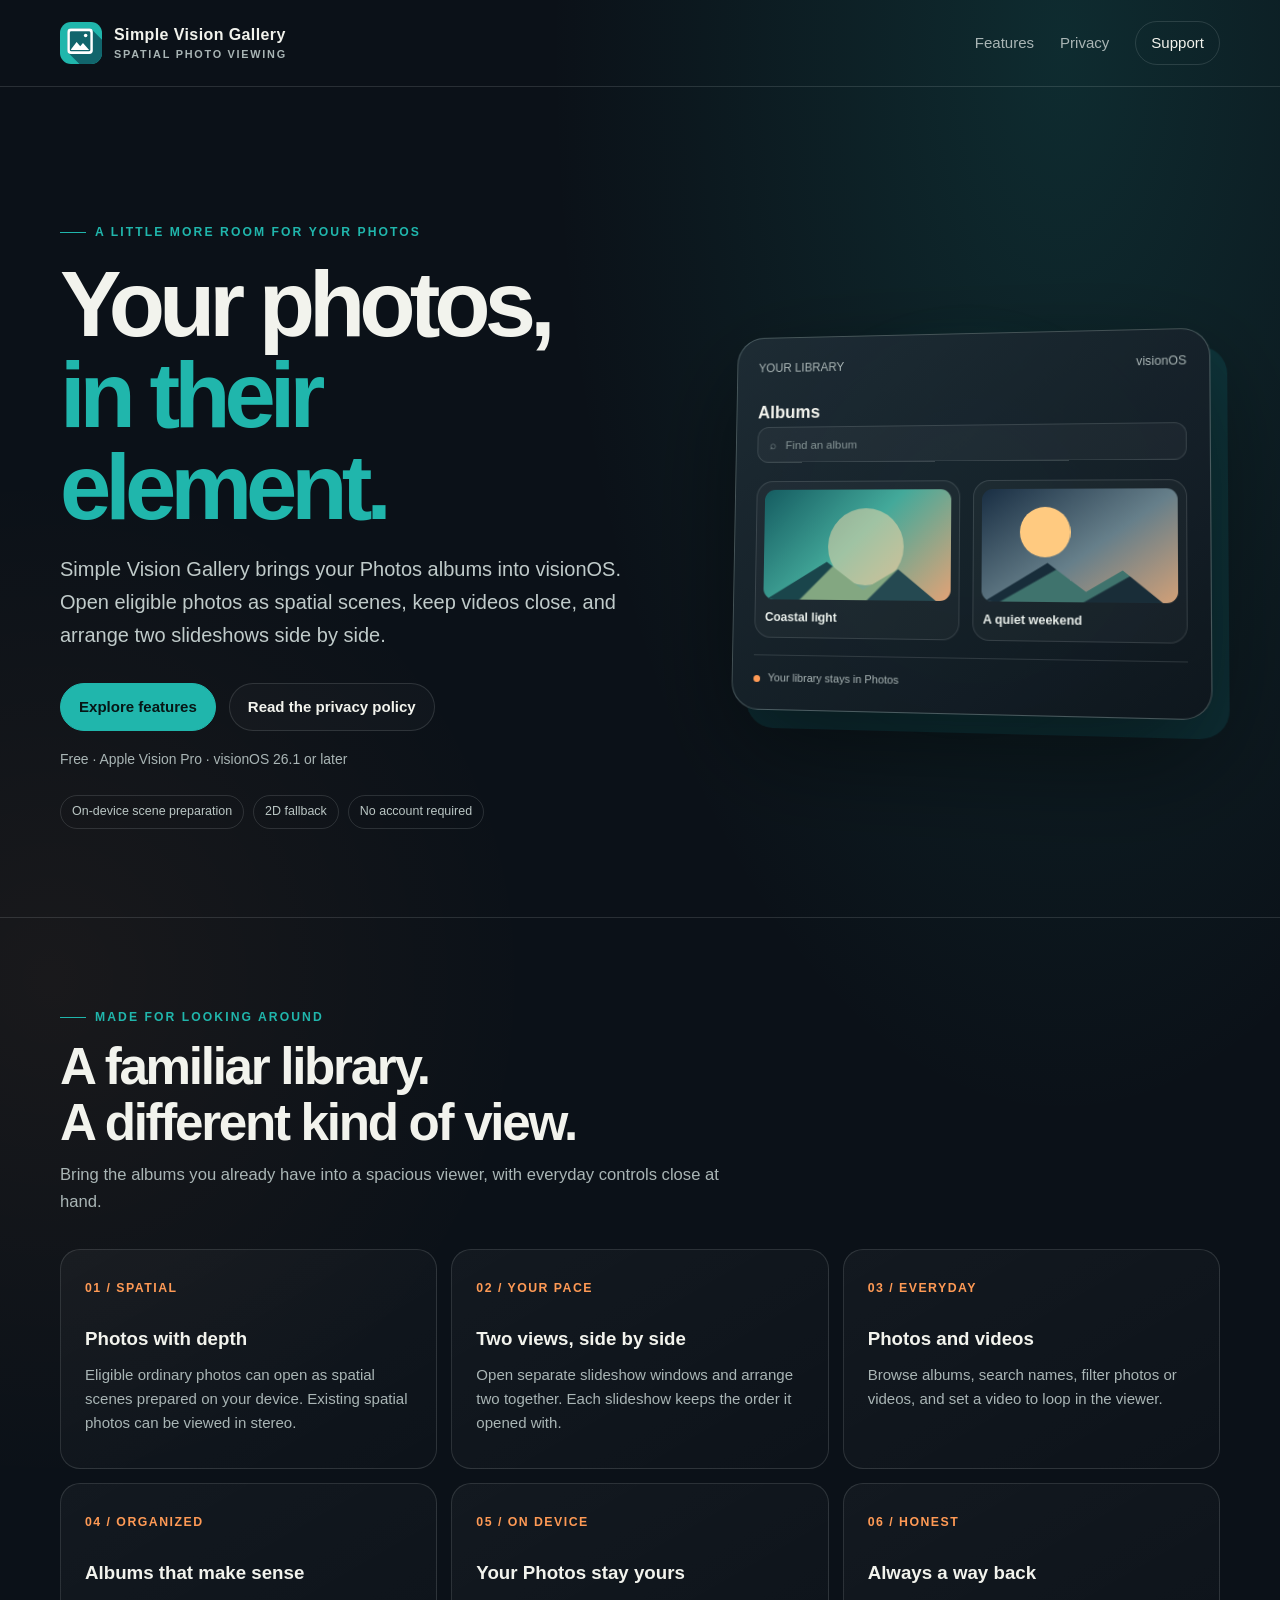
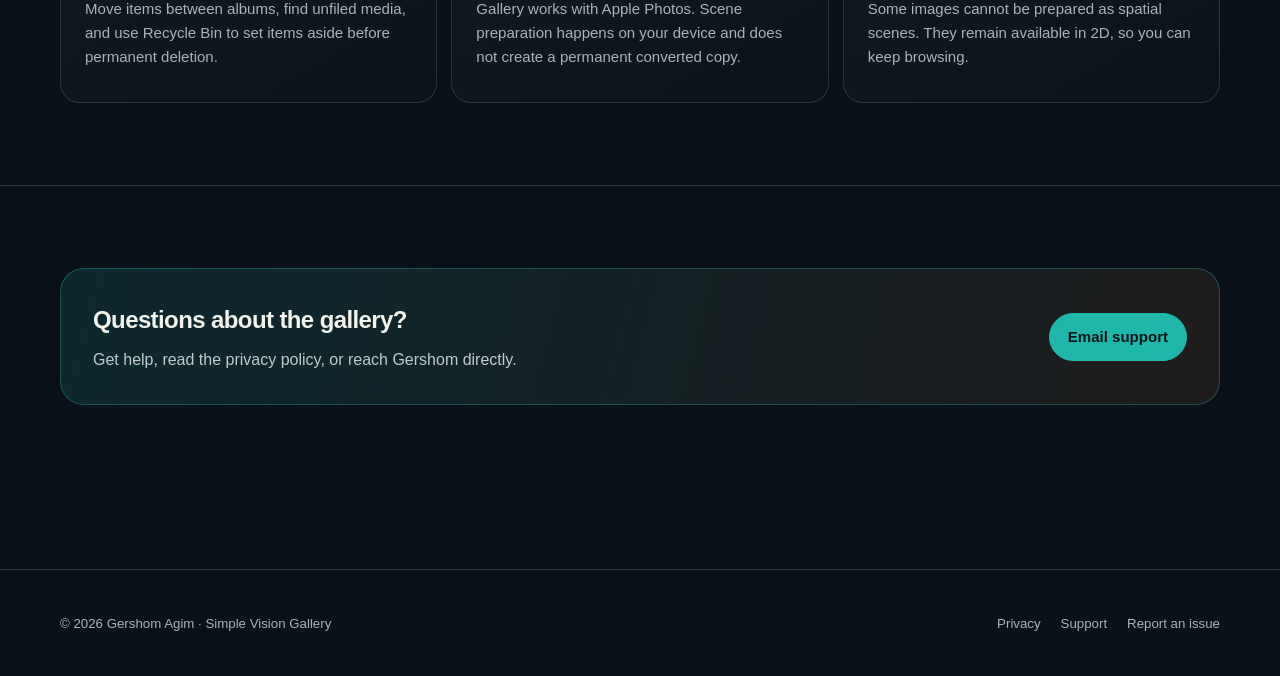
<file: website/index.html>
<!doctype html>
<html lang="en">
<head>
  <meta charset="utf-8">
  <meta name="viewport" content="width=device-width, initial-scale=1">
  <meta name="theme-color" content="#0b1118">
  <meta name="description" content="Simple Vision Gallery brings your Photos albums into visionOS, prepares eligible photos as spatial scenes, and gives your slideshows room to move.">
  <title>Simple Vision Gallery — Your photos, with room to move</title>
  <link rel="icon" href="icon.svg" type="image/svg+xml">
  <link rel="stylesheet" href="styles.css">
</head>
<body>
  <a class="skip-link" href="#main">Skip to content</a>
  <header class="site-header">
    <nav class="nav wrap" aria-label="Main navigation">
      <a class="brand" href="index.html" aria-label="Simple Vision Gallery home">
        <img src="icon.svg" alt="">
        <span>Simple Vision Gallery<small>Spatial photo viewing</small></span>
      </a>
      <div class="nav-links">
        <a href="#features">Features</a>
        <a href="privacy.html">Privacy</a>
        <a class="nav-contact" href="support.html">Support</a>
      </div>
    </nav>
  </header>

  <main id="main">
    <section class="hero wrap" aria-labelledby="hero-title">
      <div>
        <span class="eyebrow">A little more room for your photos</span>
        <h1 id="hero-title">Your photos,<br><em>in their element.</em></h1>
        <p class="hero-copy">Simple Vision Gallery brings your Photos albums into visionOS. Open eligible photos as spatial scenes, keep videos close, and arrange two slideshows side by side.</p>
        <div class="hero-actions">
          <a class="button button-primary" href="#features">Explore features</a>
          <a class="button button-quiet" href="privacy.html">Read the privacy policy</a>
        </div>
        <p class="fine-print">Free · Apple Vision Pro · visionOS 26.1 or later</p>
        <div class="pill-row" aria-label="Highlights">
          <span class="pill">On-device scene preparation</span>
          <span class="pill">2D fallback</span>
          <span class="pill">No account required</span>
        </div>
      </div>

      <div class="device-stage" role="img" aria-label="Illustration of a gallery window with two album cards">
        <div class="device-glow" aria-hidden="true"></div>
        <div class="app-window" aria-hidden="true">
          <div class="window-top"><span>YOUR LIBRARY</span><span>visionOS</span></div>
          <div class="window-title">Albums</div>
          <div class="window-search">⌕ &nbsp; Find an album</div>
          <div class="window-grid">
            <div class="mock-album"><div class="mock-art"></div><div class="mock-label">Coastal light</div></div>
            <div class="mock-album"><div class="mock-art alt"></div><div class="mock-label">A quiet weekend</div></div>
          </div>
          <div class="window-footer"><span class="status-dot"></span> Your library stays in Photos</div>
        </div>
      </div>
    </section>

    <section class="section" id="features" aria-labelledby="features-title">
      <div class="wrap">
        <div class="section-heading">
          <span class="eyebrow">Made for looking around</span>
          <h2 id="features-title">A familiar library.<br>A different kind of view.</h2>
          <p>Bring the albums you already have into a spacious viewer, with everyday controls close at hand.</p>
        </div>
        <div class="feature-grid">
          <article class="feature">
            <span class="feature-index">01 / SPATIAL</span>
            <h3>Photos with depth</h3>
            <p>Eligible ordinary photos can open as spatial scenes prepared on your device. Existing spatial photos can be viewed in stereo.</p>
          </article>
          <article class="feature">
            <span class="feature-index">02 / YOUR PACE</span>
            <h3>Two views, side by side</h3>
            <p>Open separate slideshow windows and arrange two together. Each slideshow keeps the order it opened with.</p>
          </article>
          <article class="feature">
            <span class="feature-index">03 / EVERYDAY</span>
            <h3>Photos and videos</h3>
            <p>Browse albums, search names, filter photos or videos, and set a video to loop in the viewer.</p>
          </article>
          <article class="feature">
            <span class="feature-index">04 / ORGANIZED</span>
            <h3>Albums that make sense</h3>
            <p>Move items between albums, find unfiled media, and use Recycle Bin to set items aside before permanent deletion.</p>
          </article>
          <article class="feature">
            <span class="feature-index">05 / ON DEVICE</span>
            <h3>Your Photos stay yours</h3>
            <p>Gallery works with Apple Photos. Scene preparation happens on your device and does not create a permanent converted copy.</p>
          </article>
          <article class="feature">
            <span class="feature-index">06 / HONEST</span>
            <h3>Always a way back</h3>
            <p>Some images cannot be prepared as spatial scenes. They remain available in 2D, so you can keep browsing.</p>
          </article>
        </div>
      </div>
    </section>

    <section class="section" aria-labelledby="ready-title">
      <div class="wrap">
        <div class="callout">
          <div>
            <h2 id="ready-title">Questions about the gallery?</h2>
            <p>Get help, read the privacy policy, or reach Gershom directly.</p>
          </div>
          <a class="button button-primary" href="mailto:agim.gershom@gmail.com">Email support</a>
        </div>
      </div>
    </section>
  </main>

  <footer class="site-footer">
    <div class="footer-inner wrap">
      <span>© 2026 Gershom Agim · Simple Vision Gallery</span>
      <nav class="footer-links" aria-label="Footer navigation">
        <a href="privacy.html">Privacy</a>
        <a href="support.html">Support</a>
        <a href="https://github.com/llucid-97/simple-vision-gallery/issues" target="_blank" rel="noopener noreferrer">Report an issue</a>
      </nav>
    </div>
  </footer>
</body>
</html>
</file>
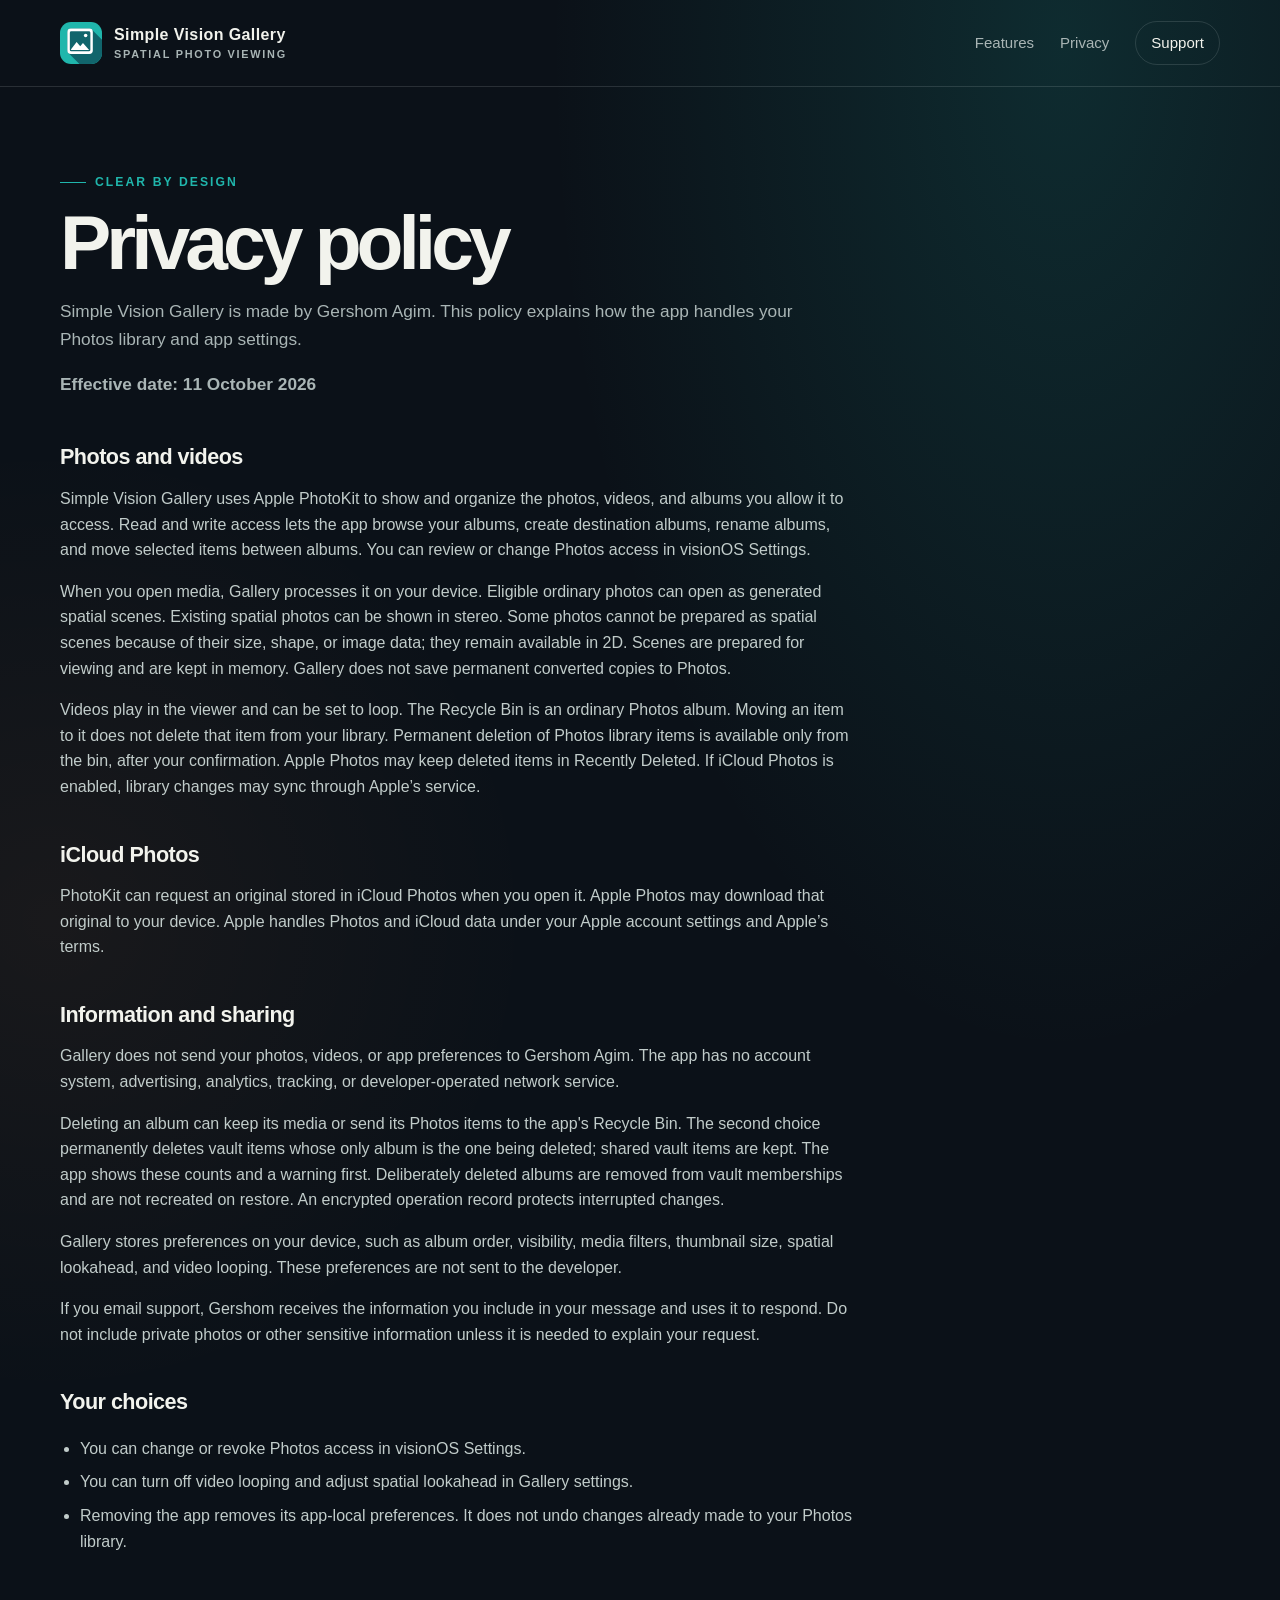
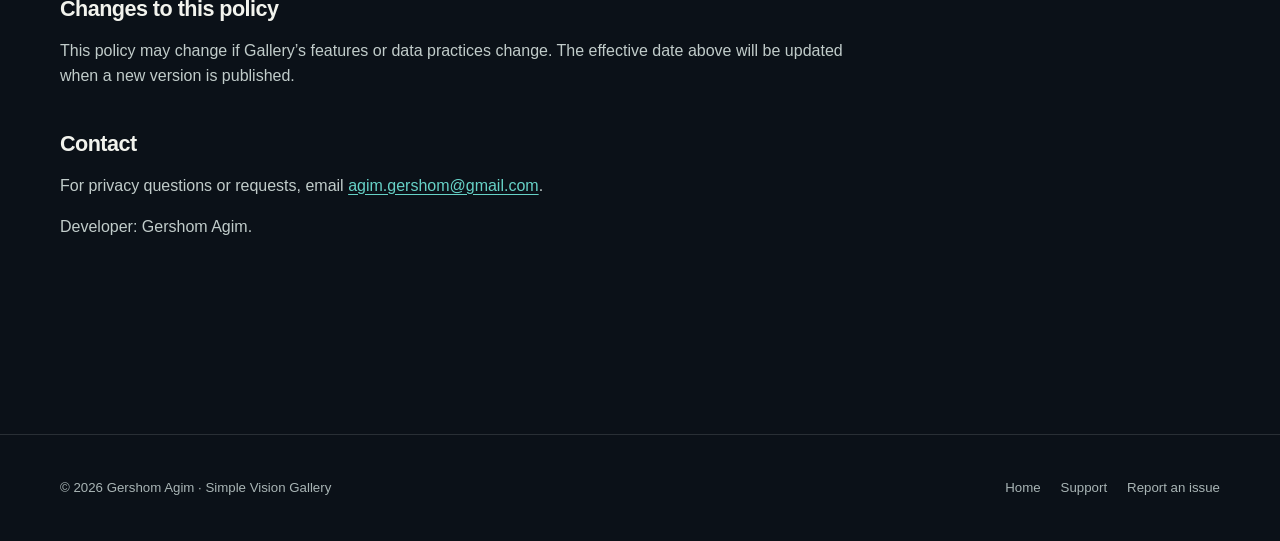
<file: website/privacy.html>
<!doctype html>
<html lang="en">
<head>
  <meta charset="utf-8">
  <meta name="viewport" content="width=device-width, initial-scale=1">
  <meta name="theme-color" content="#0b1118">
  <meta name="description" content="Privacy policy for Simple Vision Gallery by Gershom Agim.">
  <title>Privacy — Simple Vision Gallery</title>
  <link rel="icon" href="icon.svg" type="image/svg+xml">
  <link rel="stylesheet" href="styles.css">
</head>
<body>
  <a class="skip-link" href="#main">Skip to content</a>
  <header class="site-header">
    <nav class="nav wrap" aria-label="Main navigation">
      <a class="brand" href="index.html" aria-label="Simple Vision Gallery home">
        <img src="icon.svg" alt="">
        <span>Simple Vision Gallery<small>Spatial photo viewing</small></span>
      </a>
      <div class="nav-links"><a href="index.html#features">Features</a><a href="privacy.html" aria-current="page">Privacy</a><a class="nav-contact" href="support.html">Support</a></div>
    </nav>
  </header>
  <main class="page-main wrap" id="main">
    <header class="page-header">
      <span class="eyebrow">Clear by design</span>
      <h1>Privacy policy</h1>
      <p>Simple Vision Gallery is made by Gershom Agim. This policy explains how the app handles your Photos library and app settings.</p>
      <p><strong>Effective date: 11 October 2026</strong></p>
    </header>
    <article class="prose">
      <h2>Photos and videos</h2>
      <p>Simple Vision Gallery uses Apple PhotoKit to show and organize the photos, videos, and albums you allow it to access. Read and write access lets the app browse your albums, create destination albums, rename albums, and move selected items between albums. You can review or change Photos access in visionOS Settings.</p>
      <p>When you open media, Gallery processes it on your device. Eligible ordinary photos can open as generated spatial scenes. Existing spatial photos can be shown in stereo. Some photos cannot be prepared as spatial scenes because of their size, shape, or image data; they remain available in 2D. Scenes are prepared for viewing and are kept in memory. Gallery does not save permanent converted copies to Photos.</p>
      <p>Videos play in the viewer and can be set to loop. The Recycle Bin is an ordinary Photos album. Moving an item to it does not delete that item from your library. Permanent deletion of Photos library items is available only from the bin, after your confirmation. Apple Photos may keep deleted items in Recently Deleted. If iCloud Photos is enabled, library changes may sync through Apple’s service.</p>

      <h2>iCloud Photos</h2>
      <p>PhotoKit can request an original stored in iCloud Photos when you open it. Apple Photos may download that original to your device. Apple handles Photos and iCloud data under your Apple account settings and Apple’s terms.</p>

      <h2>Information and sharing</h2>
      <p>Gallery does not send your photos, videos, or app preferences to Gershom Agim. The app has no account system, advertising, analytics, tracking, or developer-operated network service.</p>
      <p>Deleting an album can keep its media or send its Photos items to the app's Recycle Bin. The second choice permanently deletes vault items whose only album is the one being deleted; shared vault items are kept. The app shows these counts and a warning first. Deliberately deleted albums are removed from vault memberships and are not recreated on restore. An encrypted operation record protects interrupted changes.</p>
      <p>Gallery stores preferences on your device, such as album order, visibility, media filters, thumbnail size, spatial lookahead, and video looping. These preferences are not sent to the developer.</p>
      <p>If you email support, Gershom receives the information you include in your message and uses it to respond. Do not include private photos or other sensitive information unless it is needed to explain your request.</p>

      <h2>Your choices</h2>
      <ul>
        <li>You can change or revoke Photos access in visionOS Settings.</li>
        <li>You can turn off video looping and adjust spatial lookahead in Gallery settings.</li>
        <li>Removing the app removes its app-local preferences. It does not undo changes already made to your Photos library.</li>
      </ul>

      <h2>Changes to this policy</h2>
      <p>This policy may change if Gallery’s features or data practices change. The effective date above will be updated when a new version is published.</p>

      <h2>Contact</h2>
      <p>For privacy questions or requests, email <a href="mailto:agim.gershom@gmail.com">agim.gershom@gmail.com</a>.</p>
      <p>Developer: Gershom Agim.</p>
    </article>
  </main>
  <footer class="site-footer"><div class="footer-inner wrap"><span>© 2026 Gershom Agim · Simple Vision Gallery</span><nav class="footer-links" aria-label="Footer navigation"><a href="index.html">Home</a><a href="support.html">Support</a><a href="https://github.com/llucid-97/simple-vision-gallery/issues" target="_blank" rel="noopener noreferrer">Report an issue</a></nav></div></footer>
</body>
</html>
</file>
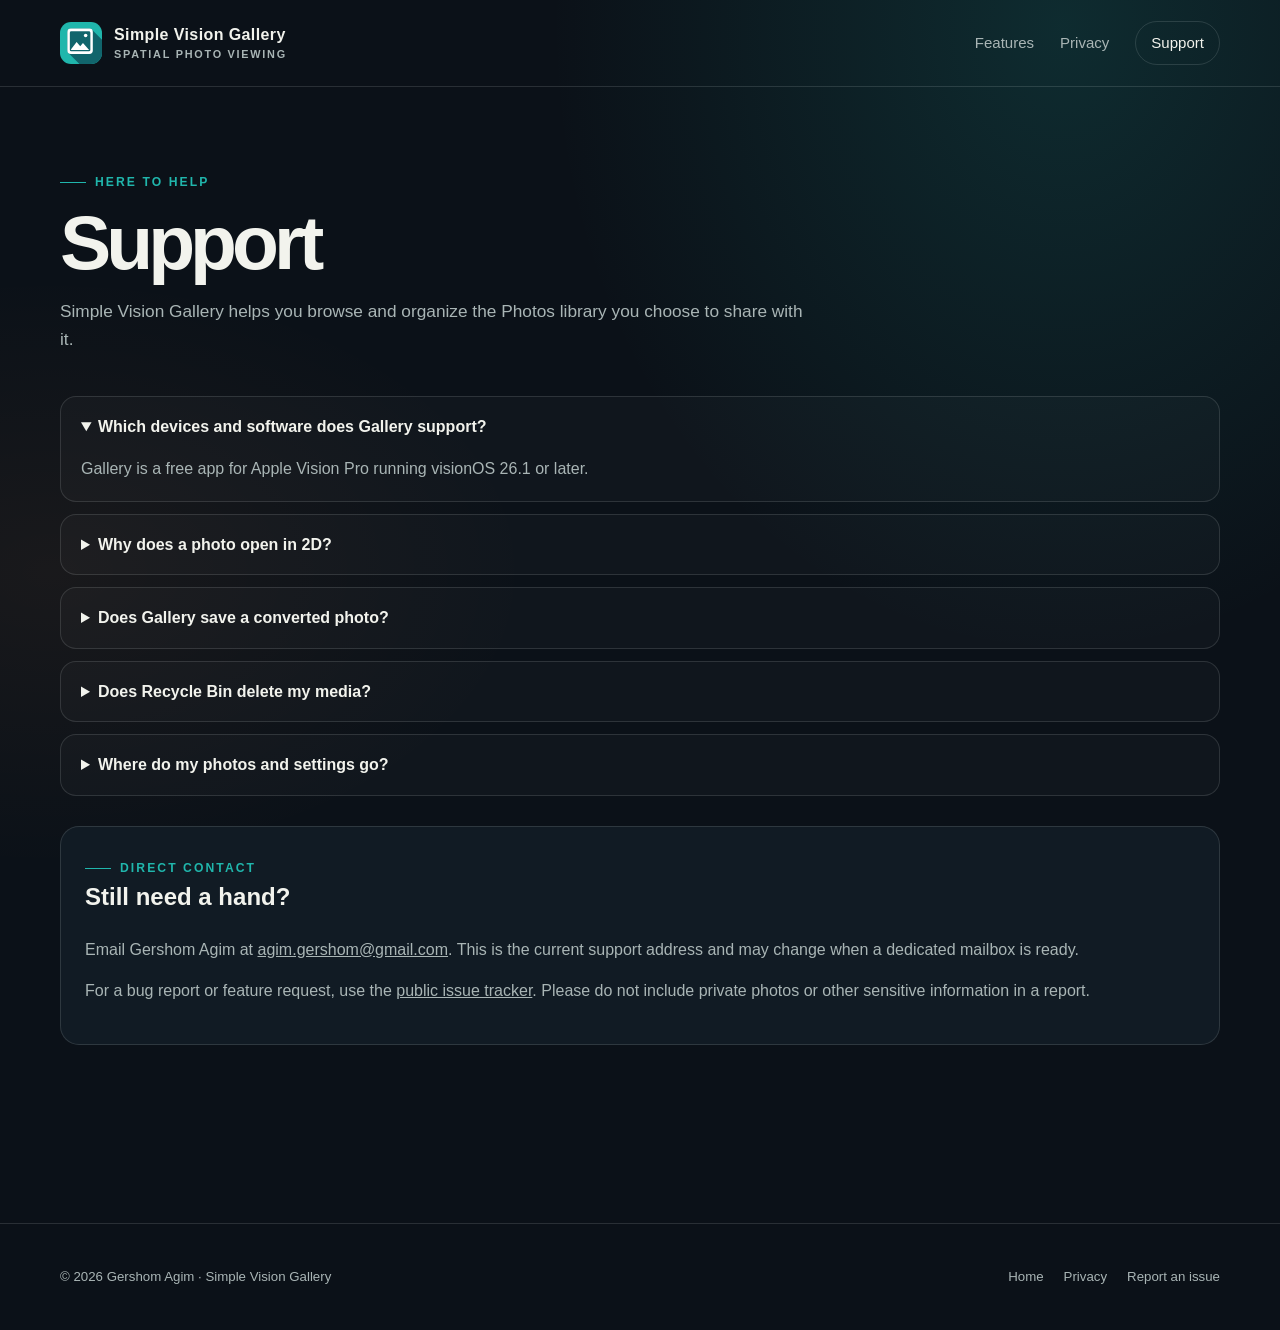
<file: website/support.html>
<!doctype html>
<html lang="en">
<head>
  <meta charset="utf-8">
  <meta name="viewport" content="width=device-width, initial-scale=1">
  <meta name="theme-color" content="#0b1118">
  <meta name="description" content="Help and support for Simple Vision Gallery.">
  <title>Support — Simple Vision Gallery</title>
  <link rel="icon" href="icon.svg" type="image/svg+xml">
  <link rel="stylesheet" href="styles.css">
</head>
<body>
  <a class="skip-link" href="#main">Skip to content</a>
  <header class="site-header">
    <nav class="nav wrap" aria-label="Main navigation">
      <a class="brand" href="index.html" aria-label="Simple Vision Gallery home">
        <img src="icon.svg" alt="">
        <span>Simple Vision Gallery<small>Spatial photo viewing</small></span>
      </a>
      <div class="nav-links"><a href="index.html#features">Features</a><a href="privacy.html">Privacy</a><a class="nav-contact" href="support.html" aria-current="page">Support</a></div>
    </nav>
  </header>
  <main class="page-main wrap" id="main">
    <header class="page-header">
      <span class="eyebrow">Here to help</span>
      <h1>Support</h1>
      <p>Simple Vision Gallery helps you browse and organize the Photos library you choose to share with it.</p>
    </header>
    <section class="faq" aria-label="Frequently asked questions">
      <details open>
        <summary>Which devices and software does Gallery support?</summary>
        <p>Gallery is a free app for Apple Vision Pro running visionOS 26.1 or later.</p>
      </details>
      <details>
        <summary>Why does a photo open in 2D?</summary>
        <p>Spatial scene preparation supports eligible photos. Some images cannot be prepared because of their size, shape, or image data. Those photos remain available in 2D.</p>
      </details>
      <details>
        <summary>Does Gallery save a converted photo?</summary>
        <p>No. Spatial scenes are prepared on your device for viewing and kept in memory. Gallery does not save a permanent converted copy to Photos.</p>
      </details>
      <details>
        <summary>Does Recycle Bin delete my media?</summary>
        <p>No. Recycle Bin is an ordinary Photos album. Items remain in your Photos library until you choose permanent deletion from inside the bin. Apple Photos asks you to confirm deletion.</p>
      </details>
      <details>
        <summary>Where do my photos and settings go?</summary>
        <p>Gallery processes your media on your device and does not send it to the developer. If an original is in iCloud Photos, Apple Photos may download it when Gallery requests it. App preferences stay on your device.</p>
      </details>
    </section>
    <section class="contact-card" aria-labelledby="contact-title">
      <span class="eyebrow">Direct contact</span>
      <h2 id="contact-title">Still need a hand?</h2>
      <p>Email Gershom Agim at <a href="mailto:agim.gershom@gmail.com">agim.gershom@gmail.com</a>. This is the current support address and may change when a dedicated mailbox is ready.</p>
      <p>For a bug report or feature request, use the <a href="https://github.com/llucid-97/simple-vision-gallery/issues" target="_blank" rel="noopener noreferrer">public issue tracker</a>. Please do not include private photos or other sensitive information in a report.</p>
    </section>
  </main>
  <footer class="site-footer"><div class="footer-inner wrap"><span>© 2026 Gershom Agim · Simple Vision Gallery</span><nav class="footer-links" aria-label="Footer navigation"><a href="index.html">Home</a><a href="privacy.html">Privacy</a><a href="https://github.com/llucid-97/simple-vision-gallery/issues" target="_blank" rel="noopener noreferrer">Report an issue</a></nav></div></footer>
</body>
</html>
</file>
<file: website/styles.css>
:root {
  color-scheme: dark;
  --ink: #0b1118;
  --panel: #111b24;
  --panel-raised: #17242d;
  --text: #f2f3ed;
  --muted: #a9b5b5;
  --teal: #20b6ac;
  --teal-deep: #11656c;
  --orange: #ff9a55;
  --line: rgba(235, 247, 242, .13);
  --page-width: 1160px;
  font-family: -apple-system, BlinkMacSystemFont, "Segoe UI", sans-serif;
  font-synthesis: none;
  text-rendering: optimizeLegibility;
}

* { box-sizing: border-box; }
html { scroll-behavior: smooth; }
body {
  margin: 0;
  min-width: 320px;
  color: var(--text);
  background:
    radial-gradient(ellipse at 83% 2%, rgba(32, 182, 172, .16), transparent 32rem),
    radial-gradient(ellipse at 4% 43%, rgba(255, 154, 85, .06), transparent 30rem),
    var(--ink);
  line-height: 1.6;
}
a { color: inherit; }
a:focus-visible { outline: 3px solid var(--orange); outline-offset: 4px; border-radius: 5px; }
.wrap { width: min(var(--page-width), calc(100% - 48px)); margin-inline: auto; }
.skip-link { position: absolute; left: -9999px; top: 12px; z-index: 10; padding: 10px 14px; color: var(--ink); background: var(--text); }
.skip-link:focus { left: 12px; }
.site-header { border-bottom: 1px solid var(--line); }
.nav { min-height: 86px; display: flex; align-items: center; justify-content: space-between; gap: 24px; }
.brand { display: inline-flex; align-items: center; gap: 12px; text-decoration: none; font-weight: 720; letter-spacing: .025em; }
.brand img { width: 42px; height: 42px; border-radius: 11px; }
.brand span { display: grid; line-height: 1.15; }
.brand small { margin-top: 4px; color: var(--muted); font-size: .68rem; letter-spacing: .16em; text-transform: uppercase; }
.nav-links { display: flex; align-items: center; gap: 26px; color: var(--muted); font-size: .94rem; }
.nav-links a { text-decoration: none; }
.nav-links a:hover { color: var(--text); }
.nav-links .nav-contact { color: var(--text); border: 1px solid var(--line); border-radius: 999px; padding: 9px 15px; }
.hero { padding: clamp(72px, 10vw, 132px) 0 88px; display: grid; grid-template-columns: minmax(0, 1.05fr) minmax(350px, .95fr); align-items: center; gap: clamp(36px, 7vw, 96px); }
.eyebrow { display: inline-flex; gap: 9px; align-items: center; color: var(--teal); font-size: .76rem; font-weight: 750; letter-spacing: .17em; text-transform: uppercase; }
.eyebrow::before { content: ""; display: block; width: 26px; height: 1px; background: currentColor; }
h1, h2, h3, p { margin-top: 0; }
h1 { max-width: 690px; margin: 17px 0 20px; font-size: clamp(3.2rem, 7.2vw, 6.3rem); line-height: .99; letter-spacing: -.065em; font-weight: 650; }
h1 em { color: var(--teal); font-style: normal; }
.hero-copy { max-width: 570px; color: #c0cbca; font-size: clamp(1.07rem, 1.8vw, 1.25rem); line-height: 1.65; }
.hero-actions { display: flex; flex-wrap: wrap; align-items: center; gap: 13px; margin-top: 31px; }
.button { display: inline-flex; align-items: center; justify-content: center; min-height: 48px; padding: 11px 18px; border: 1px solid var(--line); border-radius: 999px; text-decoration: none; font-size: .94rem; font-weight: 680; transition: transform .18s ease, border-color .18s ease, background .18s ease; }
.button:hover { transform: translateY(-2px); border-color: rgba(32, 182, 172, .75); }
.button-primary { color: #071616; border-color: var(--teal); background: var(--teal); }
.button-quiet { color: var(--text); background: rgba(255,255,255,.025); }
.fine-print { margin-top: 17px; color: var(--muted); font-size: .87rem; }
.device-stage { position: relative; min-height: 425px; display: grid; place-items: center; }
.device-glow { position: absolute; width: 85%; aspect-ratio: 1; border-radius: 50%; background: radial-gradient(circle, rgba(32,182,172,.24), transparent 68%); filter: blur(14px); }
.app-window { position: relative; width: min(100%, 480px); padding: 22px; border: 1px solid rgba(219,245,238,.25); border-radius: 28px; background: linear-gradient(145deg, rgba(30,44,53,.94), rgba(14,22,29,.94)); box-shadow: 0 40px 110px rgba(0,0,0,.48), 16px 18px 0 rgba(17,101,108,.3); transform: perspective(1000px) rotateY(-7deg) rotateX(3deg); }
.window-top { display: flex; justify-content: space-between; align-items: center; margin-bottom: 22px; color: var(--muted); font-size: .76rem; }
.window-title { color: var(--text); font-size: 1.12rem; font-weight: 650; }
.window-search { width: 100%; height: 37px; margin-bottom: 19px; padding: 9px 12px; border: 1px solid var(--line); border-radius: 12px; color: #859495; background: rgba(255,255,255,.035); font-size: .74rem; }
.window-grid { display: grid; grid-template-columns: repeat(2, 1fr); gap: 13px; }
.mock-album { padding: 8px; border: 1px solid var(--line); border-radius: 17px; background: rgba(255,255,255,.03); }
.mock-art { height: 112px; border-radius: 11px; background: linear-gradient(135deg, #155c61, #43a99a 48%, #e2a276); overflow: hidden; position: relative; }
.mock-art::before { content: ""; position: absolute; width: 78px; height: 78px; top: 19px; left: 35%; border-radius: 50%; background: rgba(252,221,174,.5); }
.mock-art::after { content: ""; position: absolute; left: -5%; right: -4%; bottom: -18px; height: 69px; background: linear-gradient(135deg,#1a454b 0 35%,#83a781 36% 60%,#254951 61%); clip-path: polygon(0 85%, 36% 18%, 54% 59%, 71% 28%, 100% 100%, 0 100%); }
.mock-art.alt { background: linear-gradient(145deg, #192e43, #667f8a 55%, #d2a077); }
.mock-art.alt::before { width: 50px; height: 50px; top: 18px; left: 20%; background: #ffca80; }
.mock-art.alt::after { background: linear-gradient(150deg,#182d3a 0 35%,#3f736d 36% 60%,#192d38 61%); }
.mock-label { margin: 9px 2px 1px; color: #e9efeb; font-size: .78rem; font-weight: 620; }
.window-footer { display: flex; align-items: center; gap: 8px; margin-top: 17px; padding-top: 14px; border-top: 1px solid var(--line); color: var(--muted); font-size: .7rem; }
.status-dot { width: 7px; height: 7px; border-radius: 50%; background: var(--orange); }
.pill-row { display: flex; flex-wrap: wrap; gap: 9px; margin-top: 25px; }
.pill { padding: 6px 11px; border: 1px solid var(--line); border-radius: 999px; color: #bac6c4; font-size: .78rem; }
.section { padding: 82px 0; border-top: 1px solid var(--line); }
.section-heading { max-width: 680px; margin-bottom: 34px; }
.section-heading h2 { margin: 12px 0; font-size: clamp(2rem, 4vw, 3.2rem); line-height: 1.08; letter-spacing: -.045em; }
.section-heading p { color: var(--muted); font-size: 1.04rem; }
.feature-grid { display: grid; grid-template-columns: repeat(3, 1fr); gap: 14px; }
.feature { min-height: 220px; padding: 24px; border: 1px solid var(--line); border-radius: 20px; background: linear-gradient(150deg, rgba(255,255,255,.035), rgba(255,255,255,.012)); }
.feature-index { color: var(--orange); font-size: .77rem; font-weight: 760; letter-spacing: .12em; }
.feature h3 { margin: 24px 0 9px; font-size: 1.17rem; }
.feature p { margin: 0; color: var(--muted); font-size: .94rem; }
.callout { display: grid; grid-template-columns: 1fr auto; align-items: center; gap: 28px; padding: 32px; border: 1px solid rgba(32,182,172,.34); border-radius: 24px; background: linear-gradient(105deg, rgba(17,101,108,.28), rgba(255,154,85,.08)); }
.callout h2 { margin-bottom: 7px; font-size: 1.5rem; letter-spacing: -.025em; }
.callout p { margin: 0; color: #c0cbca; }
.site-footer { margin-top: 82px; border-top: 1px solid var(--line); }
.footer-inner { min-height: 106px; display: flex; justify-content: space-between; align-items: center; gap: 24px; color: var(--muted); font-size: .83rem; }
.footer-links { display: flex; gap: 20px; flex-wrap: wrap; }
.footer-links a { text-decoration: none; }
.footer-links a:hover { color: var(--text); }
.page-main { min-height: 65vh; padding: 78px 0 96px; }
.page-header { max-width: 760px; margin-bottom: 42px; }
.page-header h1 { margin: 12px 0 18px; font-size: clamp(2.8rem, 6vw, 4.8rem); }
.page-header p { color: var(--muted); font-size: 1.08rem; }
.prose { max-width: 800px; }
.prose h2 { margin: 38px 0 11px; font-size: 1.35rem; letter-spacing: -.025em; }
.prose h2:first-child { margin-top: 0; }
.prose p, .prose li { color: #c1ccca; }
.prose ul { padding-left: 1.25rem; }
.prose li + li { margin-top: 8px; }
.prose a { color: #67d2c7; text-underline-offset: 3px; }
.prose a:hover { color: var(--orange); }
.notice { padding: 18px 20px; border-left: 3px solid var(--orange); border-radius: 0 12px 12px 0; color: #d4ddda; background: rgba(255,154,85,.07); }
.faq { display: grid; gap: 12px; }
.faq details { border: 1px solid var(--line); border-radius: 16px; background: rgba(255,255,255,.025); }
.faq summary { padding: 17px 20px; cursor: pointer; font-weight: 650; }
.faq details p { margin: 0; padding: 0 20px 19px; color: var(--muted); }
.contact-card { margin-top: 30px; padding: 24px; border: 1px solid var(--line); border-radius: 19px; background: var(--panel); }
.contact-card p { color: var(--muted); }
@media (max-width: 820px) {
  .hero { grid-template-columns: 1fr; padding-top: 70px; }
  .device-stage { min-height: 340px; }
  .app-window { max-width: 500px; }
  .feature-grid { grid-template-columns: 1fr 1fr; }
}
@media (max-width: 560px) {
  .wrap { width: min(var(--page-width), calc(100% - 32px)); }
  .nav { min-height: 72px; }
  .brand { font-size: .88rem; }
  .brand img { width: 36px; height: 36px; }
  .nav-links { gap: 13px; font-size: .84rem; }
  .nav-links .nav-contact { padding: 7px 11px; }
  .hero { padding: 58px 0 62px; }
  h1 { font-size: clamp(3rem, 16vw, 4.5rem); }
  .device-stage { min-height: 290px; }
  .app-window { padding: 15px; border-radius: 21px; }
  .mock-art { height: 86px; }
  .feature-grid { grid-template-columns: 1fr; }
  .feature { min-height: 0; }
  .callout { grid-template-columns: 1fr; padding: 24px; }
  .footer-inner { align-items: flex-start; flex-direction: column; justify-content: center; padding: 23px 0; }
  .page-main { padding: 58px 0 76px; }
}
@media (prefers-reduced-motion: reduce) {
  html { scroll-behavior: auto; }
  *, *::before, *::after { transition-duration: .01ms !important; animation-duration: .01ms !important; }
}
</file>
